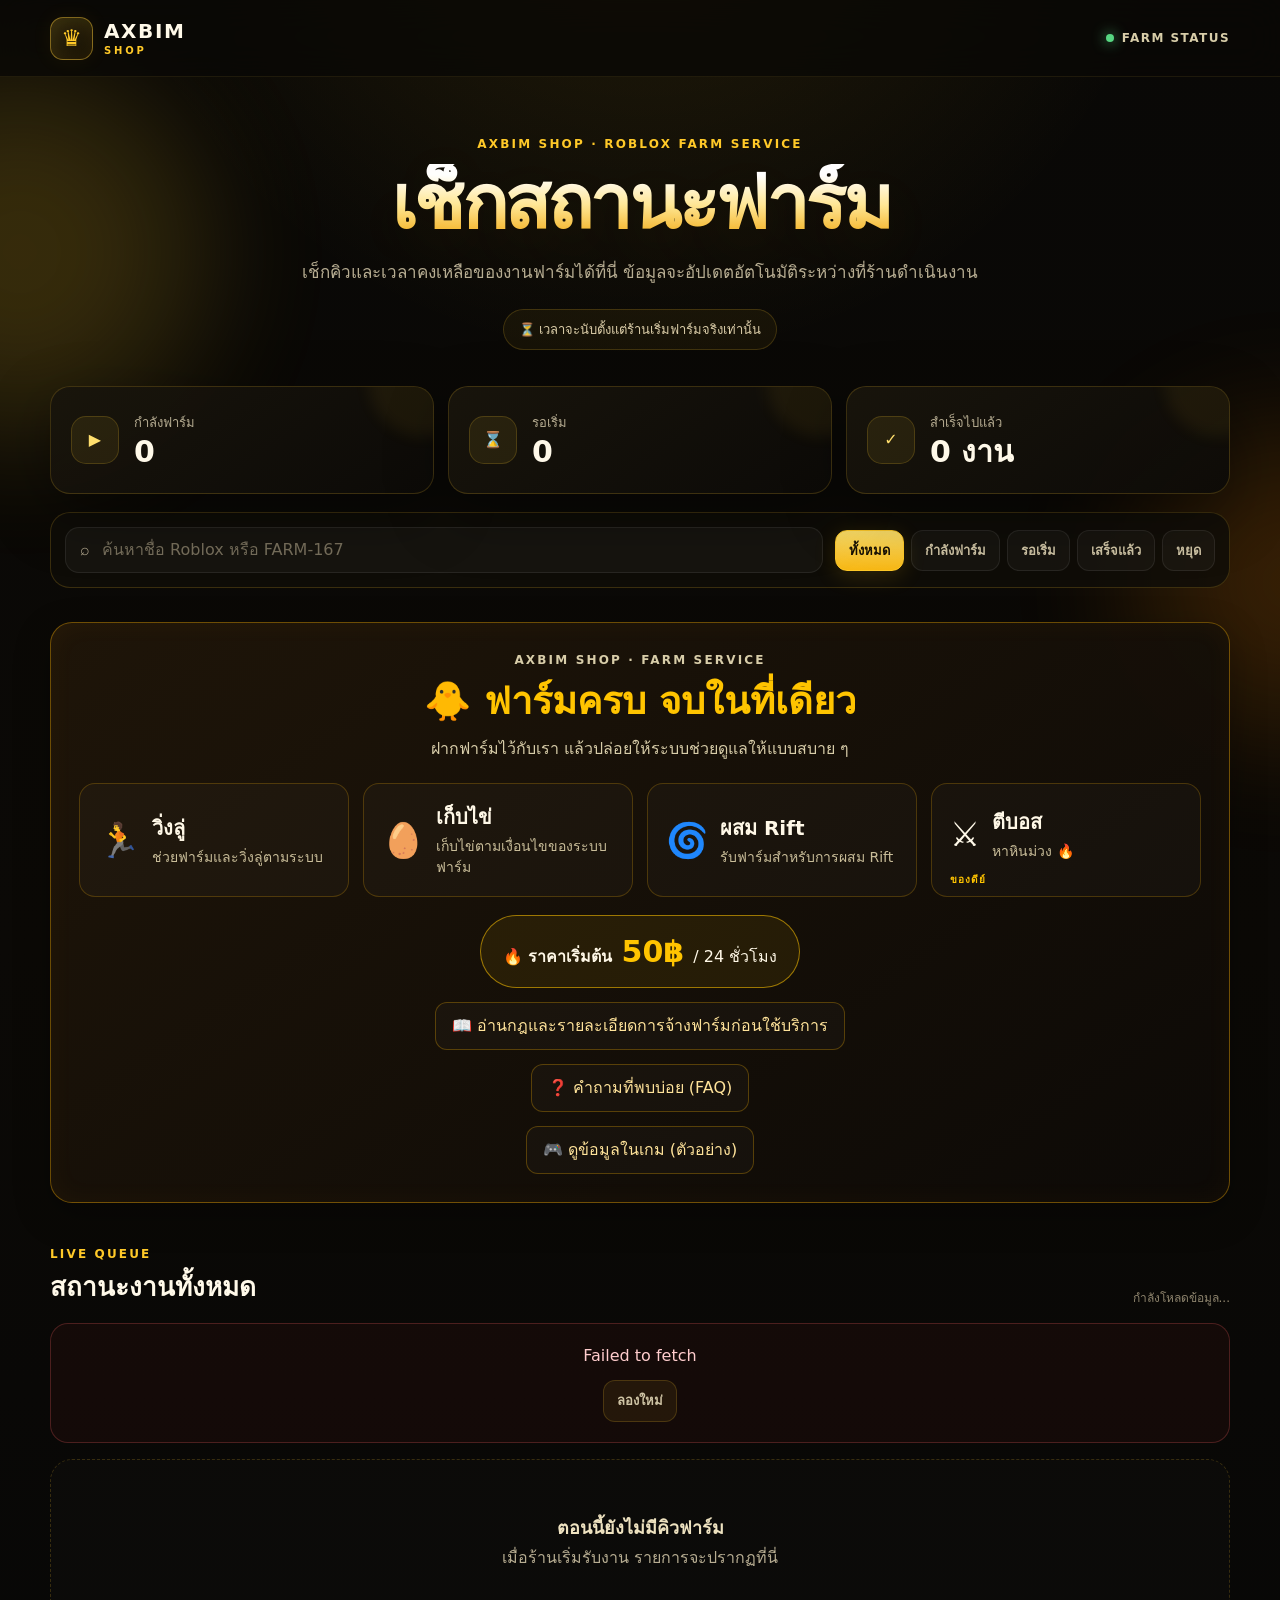
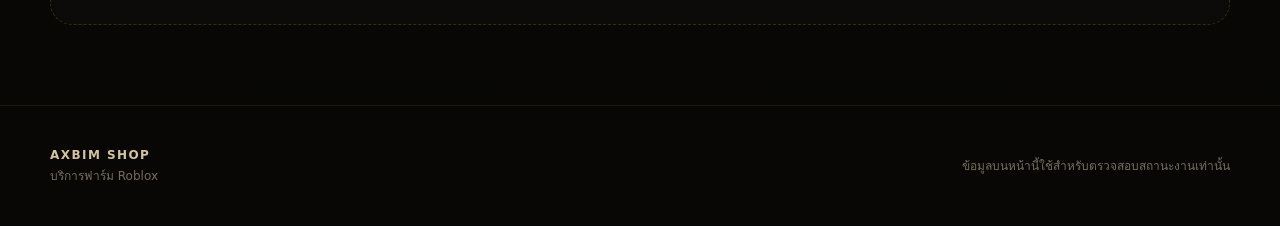
<file: index.html>
<!doctype html>
<html lang="th">
<head>
  <meta charset="utf-8">
  <meta name="viewport" content="width=device-width, initial-scale=1">
  <meta name="theme-color" content="#090806">
  <meta name="description" content="เช็กสถานะงานฟาร์ม AXBIM SHOP แบบเรียลไทม์">
  <title>เช็กสถานะฟาร์ม | AXBIM SHOP</title>
  <link rel="stylesheet" href="./style.css">

<style>
.service-section{
  margin:34px 0 42px;
  padding:28px;
  border:1px solid rgba(255,180,0,.38);
  border-radius:22px;
  background:linear-gradient(145deg,rgba(32,22,9,.94),rgba(13,10,7,.96));
  box-shadow:0 12px 36px rgba(0,0,0,.28),inset 0 0 28px rgba(255,170,0,.045);
}
.service-heading{text-align:center;margin-bottom:22px}
.service-heading h2{
  margin:4px 0 7px;
  color:#ffc400;
  font-size:clamp(26px,4vw,38px);
}
.service-heading p{margin:0;color:#d8cda9}
.service-grid{
  display:grid;
  grid-template-columns:repeat(4,minmax(0,1fr));
  gap:14px;
}
.service-card{
  position:relative;
  display:flex;
  align-items:center;
  gap:12px;
  min-height:108px;
  padding:18px;
  border:1px solid rgba(255,184,0,.22);
  border-radius:16px;
  background:rgba(255,255,255,.025);
}
.service-icon{font-size:34px;flex:0 0 auto}
.service-card h3{margin:0 0 4px;color:#fff8e7;font-size:20px}
.service-card p{margin:0;color:#c9bd99;font-size:14px;line-height:1.5}
.service-coming{padding-bottom:29px}
.coming-badge{
  position:absolute;left:18px;bottom:9px;
  font-size:10px;font-weight:900;letter-spacing:1px;color:#ffc400;
}
.price-banner{
  margin:18px auto 0;
  width:fit-content;
  max-width:100%;
  padding:13px 22px;
  border:1px solid rgba(255,196,0,.55);
  border-radius:999px;
  background:rgba(255,196,0,.08);
  color:#fff8e7;
  text-align:center;
}
.price-banner strong{font-size:30px;color:#ffc400;margin:0 4px}
.price-label{font-weight:800}
.rules-link{
  display:block;
  width:fit-content;
  max-width:100%;
  margin:14px auto 0;
  padding:11px 16px;
  border:1px solid rgba(255,184,0,.28);
  border-radius:12px;
  color:#ffe39a;
  text-decoration:none;
  text-align:center;
  background:rgba(255,255,255,.025);
}
.rules-link:hover{border-color:#ffc400;color:#ffc400}
@media(max-width:820px){
  .service-grid{grid-template-columns:repeat(2,minmax(0,1fr))}
}
@media(max-width:520px){
  .service-section{padding:20px 15px}
  .service-grid{grid-template-columns:1fr}
  .price-banner{border-radius:16px}
}
</style>

</head>
<body>
  <div class="ambient ambient-one" aria-hidden="true"></div>
  <div class="ambient ambient-two" aria-hidden="true"></div>

  <header class="site-header">
    <div class="shell header-inner">
      <a class="brand" href="./" aria-label="AXBIM SHOP">
        <span class="brand-mark" aria-hidden="true">♛</span>
        <span class="brand-copy">
          <strong>AXBIM</strong>
          <span>SHOP</span>
        </span>
      </a>
      <div class="live-pill"><span class="live-dot" aria-hidden="true"></span> FARM STATUS</div>
    </div>
  </header>

  <main class="shell main-content">
    <section class="hero" aria-labelledby="page-title">
      <p class="eyebrow">AXBIM SHOP · ROBLOX FARM SERVICE</p>
      <h1 id="page-title">เช็กสถานะฟาร์ม</h1>
      <p class="hero-copy">เช็กคิวและเวลาคงเหลือของงานฟาร์มได้ที่นี่ ข้อมูลจะอัปเดตอัตโนมัติระหว่างที่ร้านดำเนินงาน</p>
      <div class="hero-note"><span aria-hidden="true">⏳</span> เวลาจะนับตั้งแต่ร้านเริ่มฟาร์มจริงเท่านั้น</div>
    </section>

    <section class="summary-grid" aria-label="สรุปสถานะ">
      <article class="summary-card summary-running">
        <span class="summary-icon" aria-hidden="true">▶</span>
        <div><span class="summary-label">กำลังฟาร์ม</span><strong id="running-count">0</strong></div>
      </article>
      <article class="summary-card summary-waiting">
        <span class="summary-icon" aria-hidden="true">⌛</span>
        <div><span class="summary-label">รอเริ่ม</span><strong id="waiting-count">0</strong></div>
      </article>
      <article class="summary-card summary-completed">
        <span class="summary-icon" aria-hidden="true">✓</span>
        <div><span class="summary-label">สำเร็จไปแล้ว</span><strong id="completed-count">0 งาน</strong></div>
      </article>
    </section>

    <section class="toolbar" aria-label="ค้นหาและกรองงาน">
      <label class="search-box" for="farm-search">
        <span aria-hidden="true">⌕</span>
        <input id="farm-search" type="search" autocomplete="off" placeholder="ค้นหาชื่อ Roblox หรือ FARM-167">
      </label>

      <div class="filter-row" role="group" aria-label="กรองสถานะ">
        <button class="filter-button is-active" type="button" data-filter="all">ทั้งหมด</button>
        <button class="filter-button" type="button" data-filter="running">กำลังฟาร์ม</button>
        <button class="filter-button" type="button" data-filter="waiting">รอเริ่ม</button>
        <button class="filter-button" type="button" data-filter="completed">เสร็จแล้ว</button>
        <button class="filter-button" type="button" data-filter="stopped">หยุด</button>
      </div>
    </section>


    <section class="service-section" aria-labelledby="service-title">
      <div class="service-heading">
        <p class="section-kicker">AXBIM SHOP · FARM SERVICE</p>
        <h2 id="service-title">🐥 ฟาร์มครบ จบในที่เดียว</h2>
        <p>ฝากฟาร์มไว้กับเรา แล้วปล่อยให้ระบบช่วยดูแลให้แบบสบาย ๆ</p>
      </div>

      <div class="service-grid">
        <article class="service-card">
          <div class="service-icon">🏃</div>
          <div>
            <h3>วิ่งลู่</h3>
            <p>ช่วยฟาร์มและวิ่งลู่ตามระบบ</p>
          </div>
        </article>

        <article class="service-card">
          <div class="service-icon">🥚</div>
          <div>
            <h3>เก็บไข่</h3>
            <p>เก็บไข่ตามเงื่อนไขของระบบฟาร์ม</p>
          </div>
        </article>

        <article class="service-card">
          <div class="service-icon">🌀</div>
          <div>
            <h3>ผสม Rift</h3>
            <p>รับฟาร์มสำหรับการผสม Rift</p>
          </div>
        </article>

        <article class="service-card service-coming">
          <div class="service-icon">⚔️</div>
          <div>
            <h3>ตีบอส</h3>
            <p>หาหินม่วง 🔥</p>
          </div>
          <span class="coming-badge">ของดีย์</span>
        </article>
      </div>

      <div class="price-banner">
        <span class="price-label">🔥 ราคาเริ่มต้น</span>
        <strong>50฿</strong>
        <span> / 24 ชั่วโมง</span>
      </div>

      <a class="rules-link" href="./rules.html">
        📖 อ่านกฎและรายละเอียดการจ้างฟาร์มก่อนใช้บริการ
      </a>

      <a class="rules-link" href="./faq.html">
        ❓ คำถามที่พบบ่อย (FAQ)
      </a>

      <a class="rules-link" href="https://ducky.host/share/rs36im" target="_blank">
        🎮 ดูข้อมูลในเกม (ตัวอย่าง)
      </a>
    </section>

    <section class="list-section" aria-labelledby="queue-title">
      <div class="section-heading">
        <div>
          <p class="section-kicker">LIVE QUEUE</p>
          <h2 id="queue-title">สถานะงานทั้งหมด</h2>
        </div>
        <p id="last-updated" class="last-updated" aria-live="polite">กำลังโหลดข้อมูล...</p>
      </div>

      <div id="status-panel" class="status-panel" hidden>
        <p id="status-message"></p>
        <button id="retry-button" class="retry-button" type="button">ลองใหม่</button>
      </div>

      <div id="farm-list" class="farm-list" aria-live="polite" aria-busy="true"></div>
    </section>
  </main>

  <footer class="site-footer">
    <div class="shell footer-inner">
      <div><strong>AXBIM SHOP</strong><span>บริการฟาร์ม Roblox</span></div>
      <p>ข้อมูลบนหน้านี้ใช้สำหรับตรวจสอบสถานะงานเท่านั้น</p>
    </div>
  </footer>

  <script src="./config.js"></script>
  <script type="module" src="./src/app.js?v=2"></script>
</body>
</html>
</file>
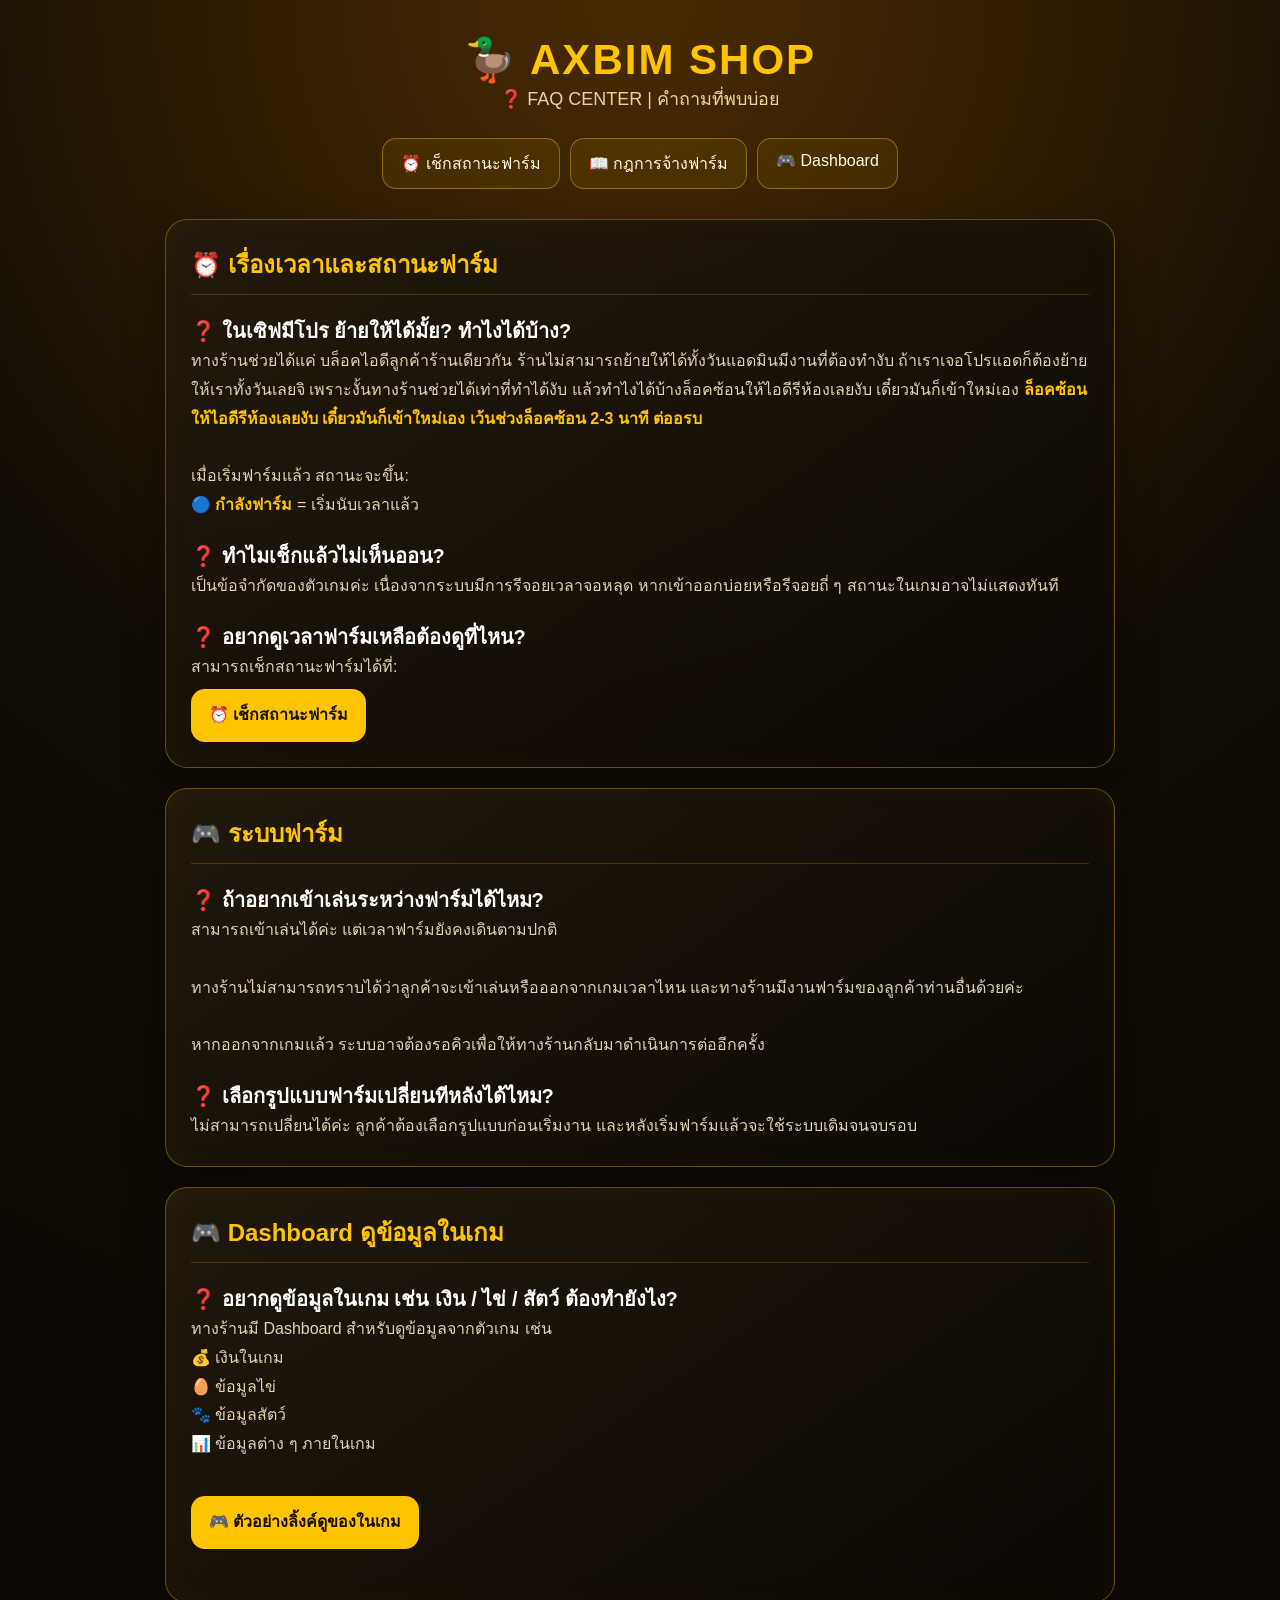
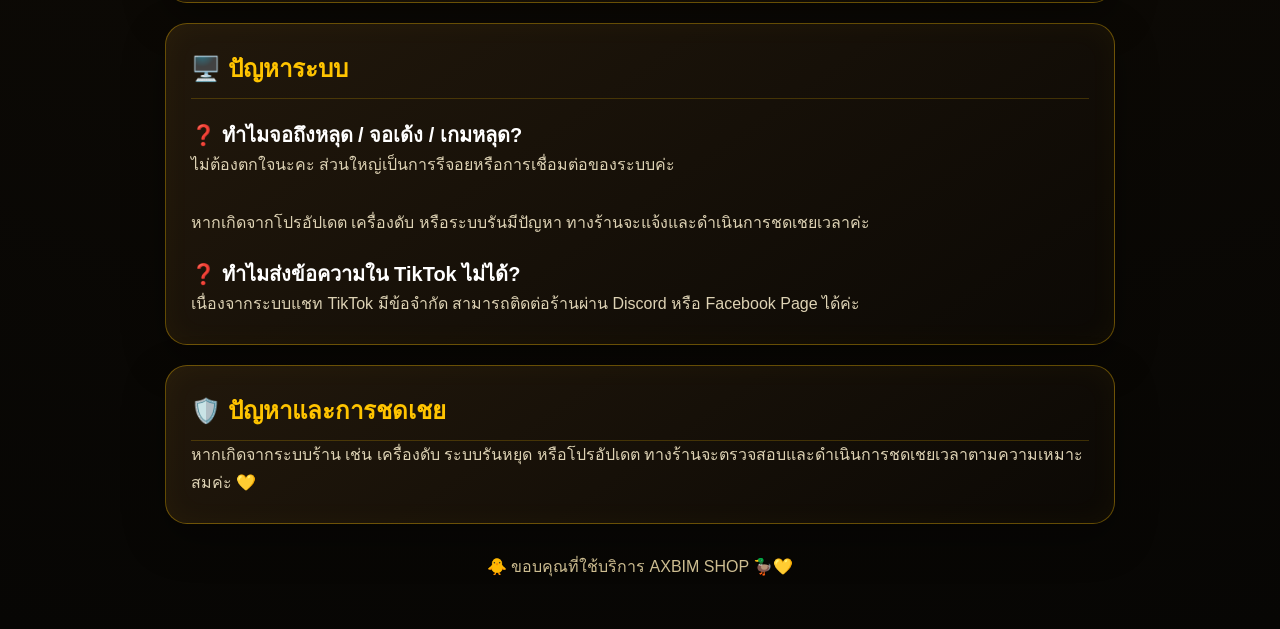
<file: faq.html>
<!doctype html>
<html lang="th">
<head>
<meta charset="utf-8">
<meta name="viewport" content="width=device-width, initial-scale=1">
<title>FAQ | AXBIM SHOP</title>
<style>
*{box-sizing:border-box}
body{
 margin:0;
 font-family:"Segoe UI","Noto Sans Thai",sans-serif;
 color:#fff8e7;
 background:
 radial-gradient(circle at top,#4a2b00 0,#120d06 35%,#070604 100%);
}
.container{
 width:min(950px,92%);
 margin:auto;
 padding:35px 0 50px;
}
.header{
 text-align:center;
 margin-bottom:30px;
}
.logo{
 font-size:42px;
 font-weight:900;
 color:#ffc400;
 letter-spacing:2px;
}
.sub{
 color:#e8d39a;
 font-size:18px;
}
.nav{
 display:flex;
 gap:10px;
 flex-wrap:wrap;
 justify-content:center;
 margin:25px 0;
}
.nav a{
 text-decoration:none;
 color:#fff8e7;
 background:rgba(255,196,0,.08);
 border:1px solid rgba(255,196,0,.4);
 padding:12px 18px;
 border-radius:14px;
}
.card{
 background:linear-gradient(145deg,rgba(35,25,12,.95),rgba(12,9,5,.95));
 border:1px solid rgba(255,196,0,.35);
 border-radius:22px;
 padding:25px;
 margin:20px 0;
 box-shadow:0 15px 40px rgba(0,0,0,.35), inset 0 0 30px rgba(255,196,0,.04);
}
.category{
 color:#ffc400;
 font-size:24px;
 font-weight:900;
 border-bottom:1px solid rgba(255,196,0,.2);
 padding-bottom:10px;
}
.question{
 color:#fff;
 font-size:20px;
 font-weight:800;
 margin-top:20px;
}
.answer{
 color:#ded3b5;
 line-height:1.8;
 font-size:16px;
}
.highlight{color:#ffc400;font-weight:900}
.button{
 display:inline-block;
 margin:8px 5px 0 0;
 padding:12px 18px;
 border-radius:14px;
 background:#ffc400;
 color:#171000;
 text-decoration:none;
 font-weight:900;
}
.footer{
 text-align:center;
 color:#cdbd91;
 margin-top:30px;
}
</style>
</head>

<body>
<div class="container">

<div class="header">
<div class="logo">🦆 AXBIM SHOP</div>
<div class="sub">❓ FAQ CENTER | คำถามที่พบบ่อย</div>

<div class="nav">
<a href="./">⏰ เช็กสถานะฟาร์ม</a>
<a href="./rules.html">📖 กฎการจ้างฟาร์ม</a>
<a href="https://ducky.host/" target="_blank">🎮 Dashboard</a>
</div>
</div>

<div class="card">
<div class="category">⏰ เรื่องเวลาและสถานะฟาร์ม</div>

<div class="question">❓ ในเซิฟมีโปร ย้ายให้ได้มั้ย? ทำไงได้บ้าง?</div>
<div class="answer">
ทางร้านช่วยได้แค่ บล็อคไอดีลูกค้าร้านเดียวกัน ร้านไม่สามารถย้ายให้ได้ทั้งวันแอดมินมีงานที่ต้องทำงับ ถ้าเราเจอโปรแอดก็ต้องย้ายให้เราทั้งวันเลยจิ เพราะงั้นทางร้านช่วยได้เท่าที่ทำได้งับ แล้วทำไงได้บ้างล็อคซ้อนให้ไอดีรีห้องเลยงับ เดี๋ยวมันก็เข้าใหม่เอง <span class="highlight">ล็อคซ้อนให้ไอดีรีห้องเลยงับ เดี๋ยวมันก็เข้าใหม่เอง เว้นช่วงล็อคซ้อน 2-3 นาที ต่ออรบ</span><br><br>
เมื่อเริ่มฟาร์มแล้ว สถานะจะขึ้น:<br>
🔵 <span class="highlight">กำลังฟาร์ม</span> = เริ่มนับเวลาแล้ว
</div>

<div class="question">❓ ทำไมเช็กแล้วไม่เห็นออน?</div>
<div class="answer">
เป็นข้อจำกัดของตัวเกมค่ะ เนื่องจากระบบมีการรีจอยเวลาจอหลุด หากเข้าออกบ่อยหรือรีจอยถี่ ๆ สถานะในเกมอาจไม่แสดงทันที
</div>

<div class="question">❓ อยากดูเวลาฟาร์มเหลือต้องดูที่ไหน?</div>
<div class="answer">
สามารถเช็กสถานะฟาร์มได้ที่:<br>
<a class="button" href="./">⏰ เช็กสถานะฟาร์ม</a>
</div>
</div>


<div class="card">
<div class="category">🎮 ระบบฟาร์ม</div>

<div class="question">❓ ถ้าอยากเข้าเล่นระหว่างฟาร์มได้ไหม?</div>
<div class="answer">
สามารถเข้าเล่นได้ค่ะ แต่เวลาฟาร์มยังคงเดินตามปกติ<br><br>
ทางร้านไม่สามารถทราบได้ว่าลูกค้าจะเข้าเล่นหรือออกจากเกมเวลาไหน และทางร้านมีงานฟาร์มของลูกค้าท่านอื่นด้วยค่ะ<br><br>
หากออกจากเกมแล้ว ระบบอาจต้องรอคิวเพื่อให้ทางร้านกลับมาดำเนินการต่ออีกครั้ง
</div>

<div class="question">❓ เลือกรูปแบบฟาร์มเปลี่ยนทีหลังได้ไหม?</div>
<div class="answer">
ไม่สามารถเปลี่ยนได้ค่ะ ลูกค้าต้องเลือกรูปแบบก่อนเริ่มงาน และหลังเริ่มฟาร์มแล้วจะใช้ระบบเดิมจนจบรอบ
</div>
</div>


<div class="card">
<div class="category">🎮 Dashboard ดูข้อมูลในเกม</div>

<div class="question">❓ อยากดูข้อมูลในเกม เช่น เงิน / ไข่ / สัตว์ ต้องทำยังไง?</div>
<div class="answer">
ทางร้านมี Dashboard สำหรับดูข้อมูลจากตัวเกม เช่น<br>
💰 เงินในเกม<br>
🥚 ข้อมูลไข่<br>
🐾 ข้อมูลสัตว์<br>
📊 ข้อมูลต่าง ๆ ภายในเกม<br><br>

<a class="button" href="https://ducky.host/share/rs36im" target="_blank">🎮 ตัวอย่างลิ้งค์ดูของในเกม</a><br><br>

</div>
</div>


<div class="card">
<div class="category">🖥️ ปัญหาระบบ</div>

<div class="question">❓ ทำไมจอถึงหลุด / จอเด้ง / เกมหลุด?</div>
<div class="answer">
ไม่ต้องตกใจนะคะ ส่วนใหญ่เป็นการรีจอยหรือการเชื่อมต่อของระบบค่ะ<br><br>
หากเกิดจากโปรอัปเดต เครื่องดับ หรือระบบรันมีปัญหา ทางร้านจะแจ้งและดำเนินการชดเชยเวลาค่ะ
</div>

<div class="question">❓ ทำไมส่งข้อความใน TikTok ไม่ได้?</div>
<div class="answer">
เนื่องจากระบบแชท TikTok มีข้อจำกัด สามารถติดต่อร้านผ่าน Discord หรือ Facebook Page ได้ค่ะ
</div>
</div>


<div class="card">
<div class="category">🛡️ ปัญหาและการชดเชย</div>
<div class="answer">
หากเกิดจากระบบร้าน เช่น เครื่องดับ ระบบรันหยุด หรือโปรอัปเดต ทางร้านจะตรวจสอบและดำเนินการชดเชยเวลาตามความเหมาะสมค่ะ 💛
</div>
</div>

<div class="footer">
🐥 ขอบคุณที่ใช้บริการ AXBIM SHOP 🦆💛
</div>

</div>
</body>
</html>
</file>
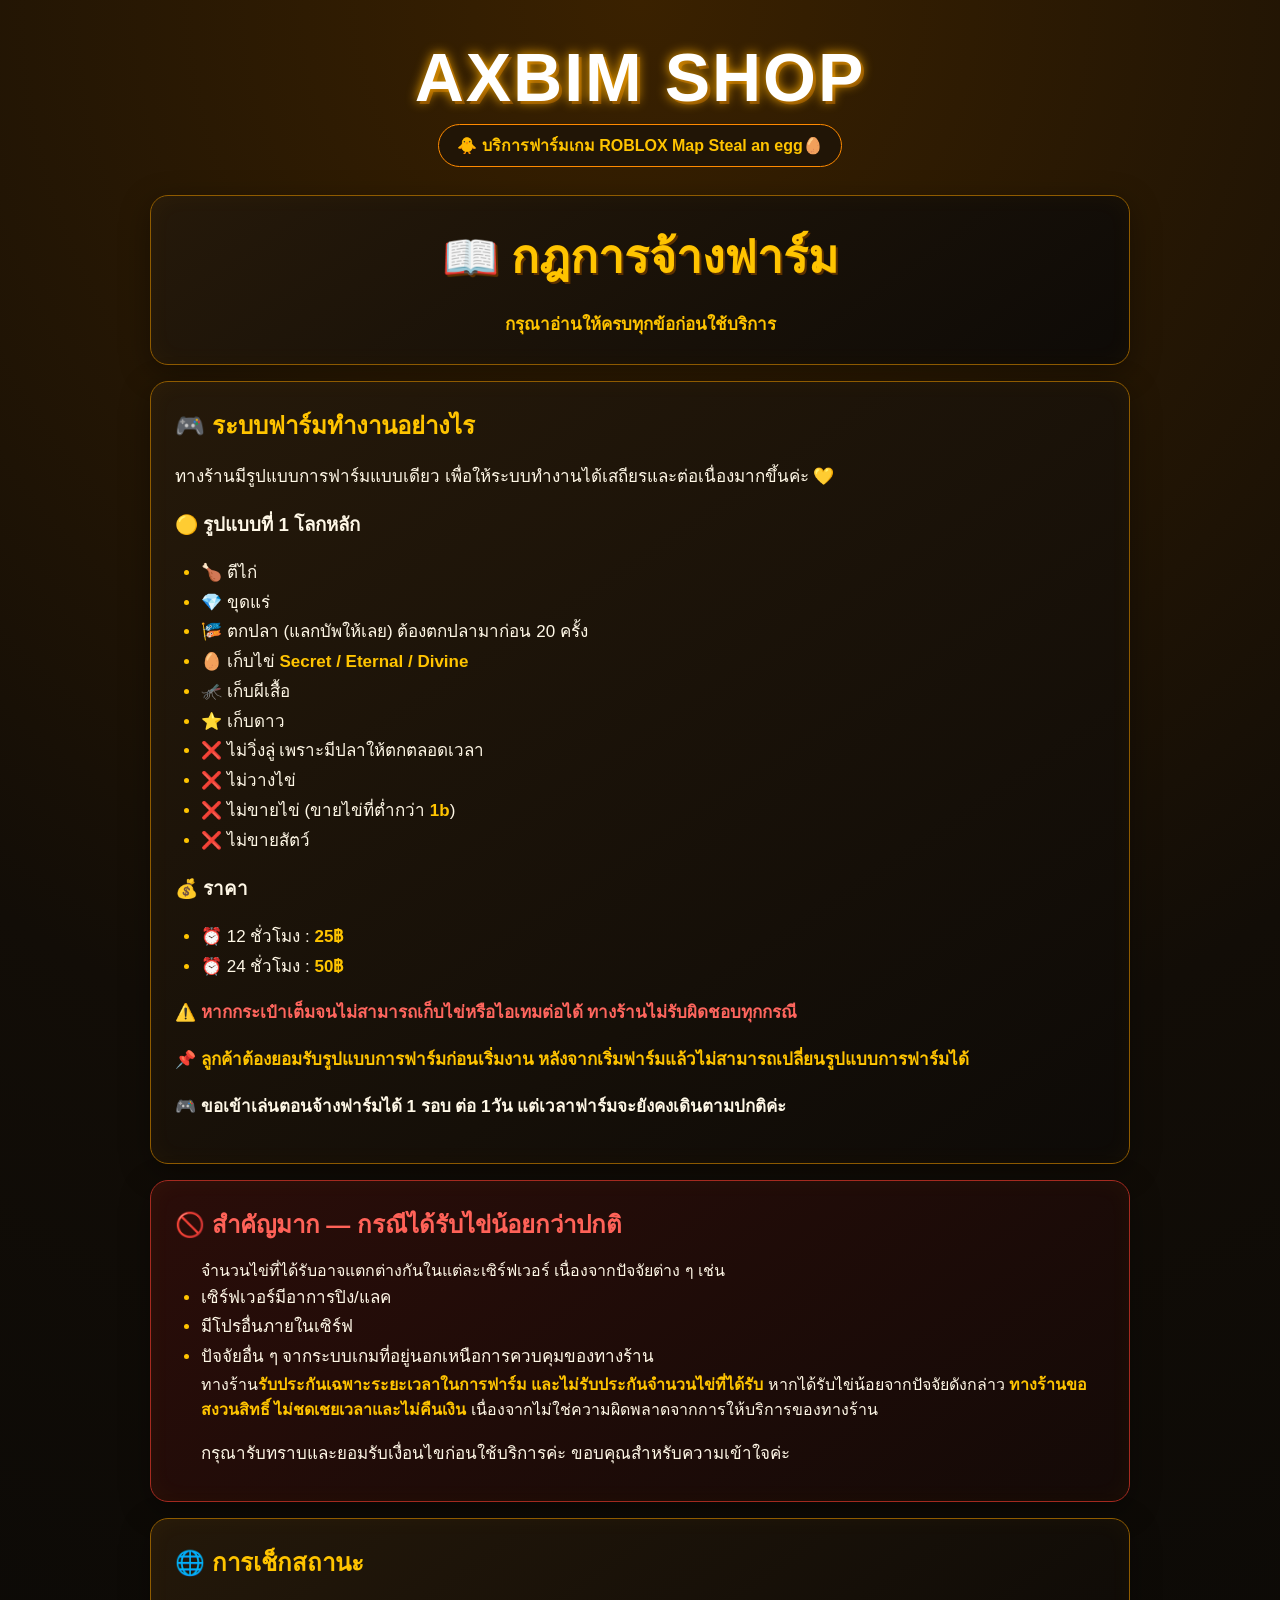
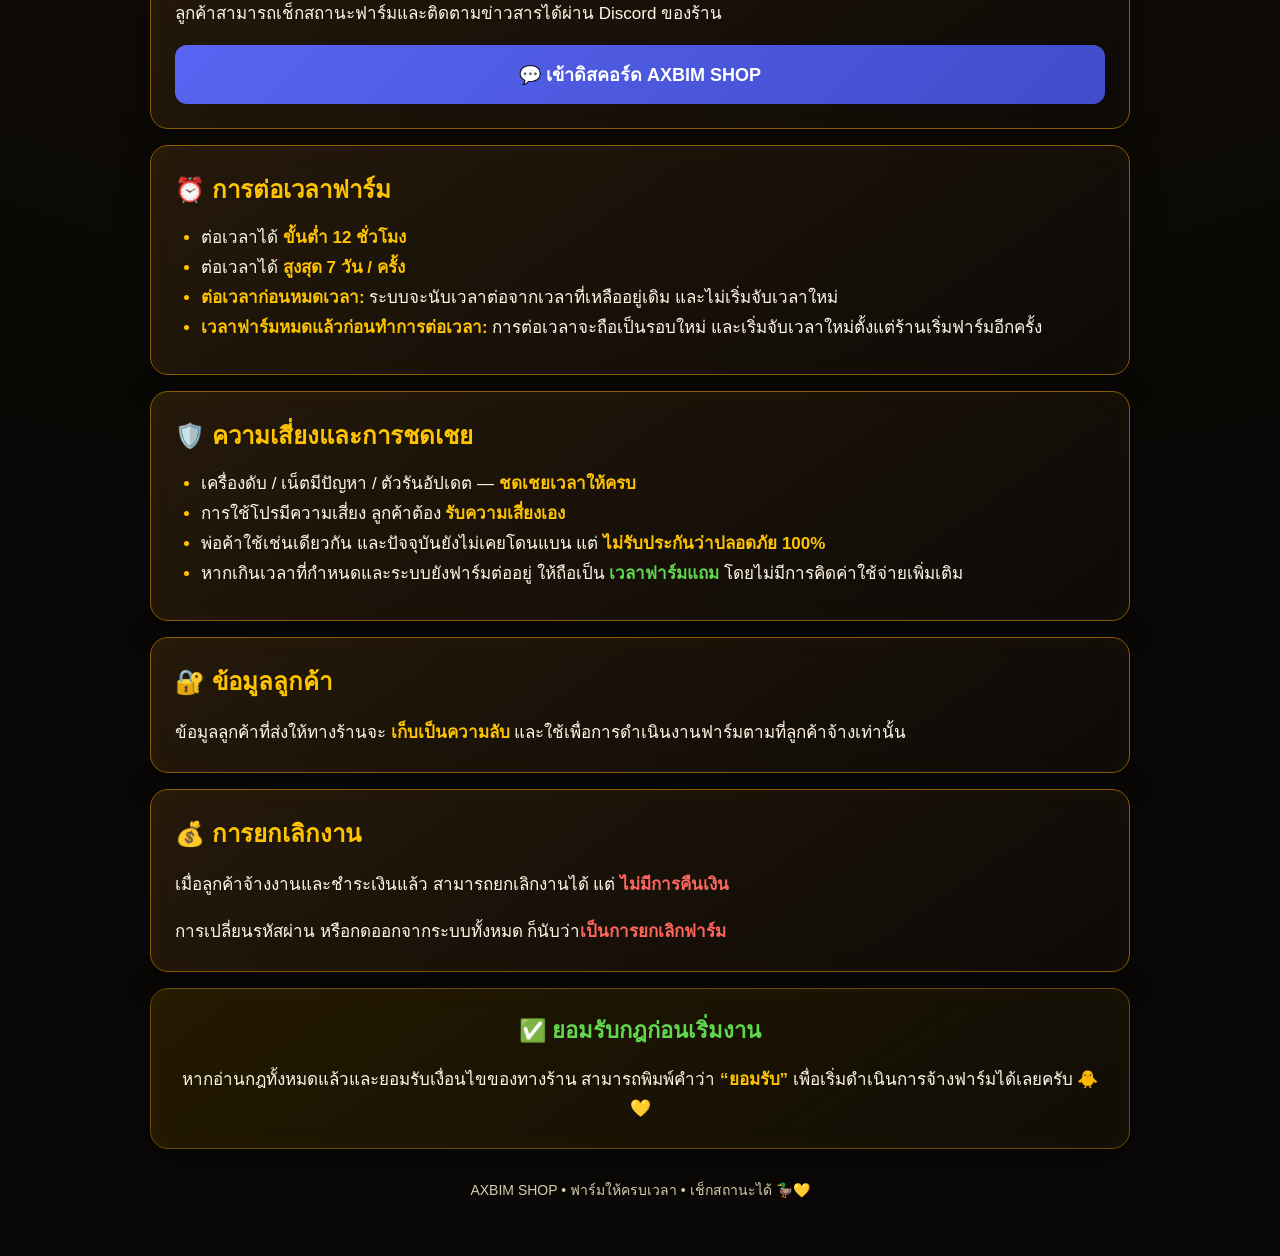
<file: rules.html>
<!doctype html>
<html lang="th">
<head>
<meta charset="utf-8">
<meta name="viewport" content="width=device-width, initial-scale=1">
<title>AXBIM SHOP | กฎการจ้างฟาร์ม Roblox</title>
<style>
:root{
  --bg:#090806;--panel:#15110b;--panel2:#1d160c;--gold:#ffc400;
  --gold2:#ff8a00;--text:#fff8e7;--muted:#d8cda9;--red:#ff3b30;
  --green:#62d84e;--line:#8f5b00;
}
*{box-sizing:border-box}
body{
  margin:0;font-family:"Segoe UI","Noto Sans Thai",Tahoma,sans-serif;
  color:var(--text);background:
  radial-gradient(circle at 50% 0%,#3a2100 0,#120d07 38%,var(--bg) 75%);
  min-height:100vh;
}
.wrap{width:min(980px,92%);margin:auto;padding:38px 0 55px}
.hero{text-align:center;margin-bottom:28px}
.logo{font-weight:900;letter-spacing:2px;color:#fff;text-shadow:0 0 12px #ffae00,3px 3px 0 #7b4300;font-size:clamp(32px,7vw,68px)}
.badge{display:inline-block;margin-top:8px;padding:8px 18px;border:1px solid var(--gold2);border-radius:999px;background:#211506;color:var(--gold);font-weight:800}
.card{
  background:linear-gradient(145deg,rgba(37,25,10,.97),rgba(13,10,7,.97));
  border:1px solid var(--line);border-radius:18px;padding:24px;margin:16px 0;
  box-shadow:0 8px 30px rgba(0,0,0,.35),inset 0 0 25px rgba(255,170,0,.04)
}
h1{margin:0 0 8px;text-align:center;font-size:clamp(27px,5vw,46px);color:var(--gold);text-shadow:2px 2px 0 #5d3100}
h2{margin:0 0 14px;color:var(--gold);font-size:24px}
p,li{font-size:17px;line-height:1.75}
ul{padding-left:26px;margin:8px 0}
li::marker{color:var(--gold)}
.warning{border-color:#a52a20;background:linear-gradient(145deg,#2a0d09,#140a07)}
.warning h2{color:#ff6258}
.highlight{color:var(--gold);font-weight:900}
.green{color:var(--green);font-weight:900}
.red{color:#ff665e;font-weight:900}
.discord{
  display:block;text-align:center;text-decoration:none;color:#fff;
  background:linear-gradient(135deg,#5865f2,#404cca);padding:15px 20px;
  border-radius:12px;font-weight:900;font-size:18px;margin-top:14px
}
.accept{
  text-align:center;border-color:#6c4b00;background:linear-gradient(145deg,#241900,#100d07)
}
.accept strong{display:block;color:var(--green);font-size:22px;margin-bottom:8px}
.footer{text-align:center;color:var(--muted);margin-top:30px;font-size:14px}
@media(max-width:600px){.wrap{padding-top:24px}.card{padding:18px}p,li{font-size:16px}}
</style>
</head>
<body>
<main class="wrap">
  <header class="hero">
    <div class="logo">AXBIM SHOP</div>
    <div class="badge">🐥 บริการฟาร์มเกม ROBLOX Map Steal an egg🥚</div>
  </header>

  <section class="card">
    <h1>📖 กฎการจ้างฟาร์ม</h1>
    <p style="text-align:center;margin-bottom:0">
      <span class="highlight">กรุณาอ่านให้ครบทุกข้อก่อนใช้บริการ</span>
    </p>
  </section>

  <section class="card">
    <h2>🎮 ระบบฟาร์มทำงานอย่างไร</h2>
    <p>ทางร้านมีรูปแบบการฟาร์มแบบเดียว เพื่อให้ระบบทำงานได้เสถียรและต่อเนื่องมากขึ้นค่ะ 💛</p>

    <h3>🟡 รูปแบบที่ 1 โลกหลัก</h3>
    <ul>
      <li>🍗 ตีไก่ </li>
      <li>💎 ขุดแร่ </li>
      <li>🎏 ตกปลา (แลกบัพให้เลย) ต้องตกปลามาก่อน 20 ครั้ง </li>
      <li>🥚 เก็บไข่ <span class="highlight">Secret / Eternal / Divine</span></li>
      <li>🦟 เก็บผีเสื้อ </li>
      <li>⭐ เก็บดาว </li>
      <li>❌ ไม่วิ่งลู่ เพราะมีปลาให้ตกตลอดเวลา</li>
      <li>❌ ไม่วางไข่</li>
      <li>❌ ไม่ขายไข่ (ขายไข่ที่ต่ำกว่า <span class="highlight">1b</span>)</li>
      <li>❌ ไม่ขายสัตว์</li>
    </ul>

    <h3>💰 ราคา</h3>
    <ul>
      <li>⏰ 12 ชั่วโมง : <span class="highlight">25฿</span></li>
      <li>⏰ 24 ชั่วโมง : <span class="highlight">50฿</span></li>
    </ul>

    <p class="red">⚠️ หากกระเป๋าเต็มจนไม่สามารถเก็บไข่หรือไอเทมต่อได้ ทางร้านไม่รับผิดชอบทุกกรณี</p>
    
    <p class="highlight">📌 ลูกค้าต้องยอมรับรูปแบบการฟาร์มก่อนเริ่มงาน หลังจากเริ่มฟาร์มแล้วไม่สามารถเปลี่ยนรูปแบบการฟาร์มได้</p>
    <p><strong>🎮 ขอเข้าเล่นตอนจ้างฟาร์มได้ 1 รอบ ต่อ 1วัน แต่เวลาฟาร์มจะยังคงเดินตามปกติค่ะ</strong></p>
  </section>

  <section class="card warning">
    <h2>🚫 สำคัญมาก — กรณีได้รับไข่น้อยกว่าปกติ</h2>
    <ul>
    จำนวนไข่ที่ได้รับอาจแตกต่างกันในแต่ละเซิร์ฟเวอร์ เนื่องจากปัจจัยต่าง ๆ เช่น
    <li>เซิร์ฟเวอร์มีอาการปิง/แลค</li>
    <li>มีโปรอื่นภายในเซิร์ฟ</li>
    <li> ปัจจัยอื่น ๆ จากระบบเกมที่อยู่นอกเหนือการควบคุมของทางร้าน</li>

    ทางร้าน<span class="highlight">รับประกันเฉพาะระยะเวลาในการฟาร์ม และไม่รับประกันจำนวนไข่ที่ได้รับ </span> หากได้รับไข่น้อยจากปัจจัยดังกล่าว <span class="highlight">ทางร้านขอสงวนสิทธิ์ ไม่ชดเชยเวลาและไม่คืนเงิน </span> เนื่องจากไม่ใช่ความผิดพลาดจากการให้บริการของทางร้าน

    <p style="margin-bottom:0">
        กรุณารับทราบและยอมรับเงื่อนไขก่อนใช้บริการค่ะ
        ขอบคุณสำหรับความเข้าใจค่ะ
    </p>
    </ul>
  </section>

  <section class="card">
    <h2>🌐 การเช็กสถานะ</h2>
    <p>
      ลูกค้าสามารถเช็กสถานะฟาร์มและติดตามข่าวสารได้ผ่าน Discord ของร้าน
    </p>
    <a class="discord" href="https://discord.gg/T9bWNamyz" target="_blank" rel="noopener">
      💬 เข้าดิสคอร์ด AXBIM SHOP
    </a>
  </section>

  <section class="card">
    <h2>⏰ การต่อเวลาฟาร์ม</h2>
    <ul>
      <li>ต่อเวลาได้ <span class="highlight">ขั้นต่ำ 12 ชั่วโมง</span></li>
      <li>ต่อเวลาได้ <span class="highlight">สูงสุด 7 วัน / ครั้ง</span></li>
      <li>
        <span class="highlight">ต่อเวลาก่อนหมดเวลา:</span>
        ระบบจะนับเวลาต่อจากเวลาที่เหลืออยู่เดิม และไม่เริ่มจับเวลาใหม่
      </li>
      <li>
        <span class="highlight">เวลาฟาร์มหมดแล้วก่อนทำการต่อเวลา:</span>
        การต่อเวลาจะถือเป็นรอบใหม่ และเริ่มจับเวลาใหม่ตั้งแต่ร้านเริ่มฟาร์มอีกครั้ง
      </li>
    </ul>
  </section>

  <section class="card">
    <h2>🛡️ ความเสี่ยงและการชดเชย</h2>
    <ul>
      <li>เครื่องดับ / เน็ตมีปัญหา / ตัวรันอัปเดต — <span class="highlight">ชดเชยเวลาให้ครบ</span></li>
      <li>การใช้โปรมีความเสี่ยง ลูกค้าต้อง <span class="highlight">รับความเสี่ยงเอง</span></li>
      <li>พ่อค้าใช้เช่นเดียวกัน และปัจจุบันยังไม่เคยโดนแบน แต่ <span class="highlight">ไม่รับประกันว่าปลอดภัย 100%</span></li>
      <li>หากเกินเวลาที่กำหนดและระบบยังฟาร์มต่ออยู่ ให้ถือเป็น <span class="green">เวลาฟาร์มแถม</span> โดยไม่มีการคิดค่าใช้จ่ายเพิ่มเติม</li>
    </ul>
  </section>

  <section class="card">
    <h2>🔐 ข้อมูลลูกค้า</h2>
    <p style="margin-bottom:0">
      ข้อมูลลูกค้าที่ส่งให้ทางร้านจะ <span class="highlight">เก็บเป็นความลับ</span>
      และใช้เพื่อการดำเนินงานฟาร์มตามที่ลูกค้าจ้างเท่านั้น
    </p>
  </section>

  <section class="card">
    <h2>💰 การยกเลิกงาน</h2>
    <p style="margin-bottom:0">
      เมื่อลูกค้าจ้างงานและชำระเงินแล้ว สามารถยกเลิกงานได้
      แต่ <span class="red">ไม่มีการคืนเงิน</span>
    </p>
    <p style="margin-bottom:0">
      การเปลี่ยนรหัสผ่าน หรือกดออกจากระบบทั้งหมด ก็นับว่า<span class="red">เป็นการยกเลิกฟาร์ม</span>
    </p>
  </section>

  <section class="card accept">
    <strong>✅ ยอมรับกฎก่อนเริ่มงาน</strong>
    <p style="margin-bottom:0">
      หากอ่านกฎทั้งหมดแล้วและยอมรับเงื่อนไขของทางร้าน
      สามารถพิมพ์คำว่า <span class="highlight">“ยอมรับ”</span>
      เพื่อเริ่มดำเนินการจ้างฟาร์มได้เลยครับ 🐥💛
    </p>
  </section>

  <footer class="footer">
    AXBIM SHOP • ฟาร์มให้ครบเวลา • เช็กสถานะได้ 🦆💛
  </footer>
</main>
</body>
</html>
</file>
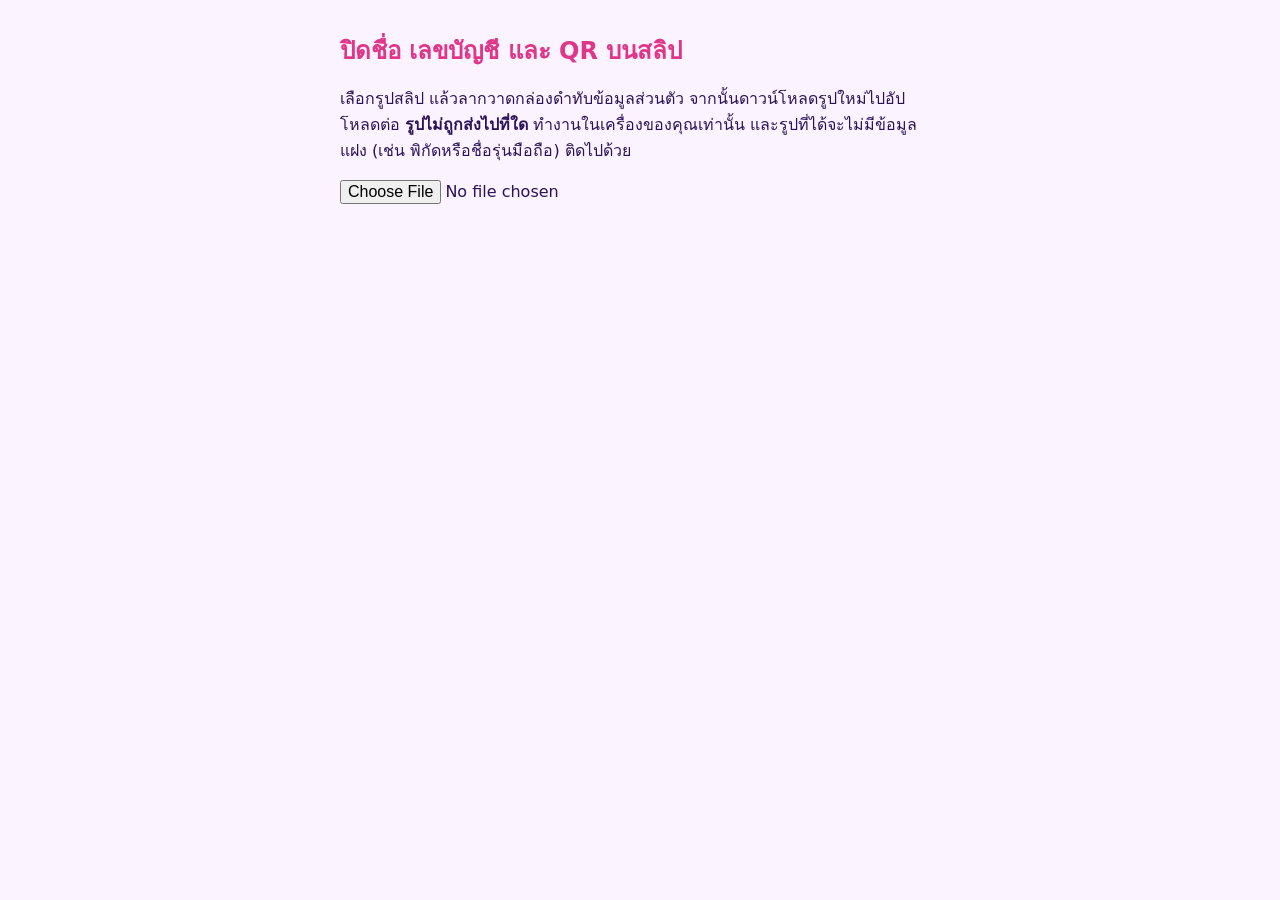
<file: slip-cover.html>
<!DOCTYPE html><html lang="th"><head><meta charset="utf-8"><meta name="viewport" content="width=device-width,initial-scale=1"><title>ปิดข้อมูลบนสลิป | AXBIMSHOP</title>
<style>body{font-family:system-ui,"Noto Sans Thai",sans-serif;max-width:600px;margin:32px auto;padding:0 16px;background:#fbf3ff;color:#2b1259;line-height:1.6}h1{font-size:24px;color:#e0368a}input,button{font:inherit}
.btn,.go{display:inline-block;border:0;cursor:pointer;color:#fff;text-decoration:none;font-weight:600;padding:11px 22px;border-radius:999px;background:linear-gradient(135deg,#ff4fa3,#7a3cf0)}
.no{border:1.5px solid #ecd9ff;background:#fff;color:#2b1259;padding:10px 18px;border-radius:999px;cursor:pointer}
.ov{position:fixed;inset:0;background:rgba(20,8,45,.7);display:grid;place-items:center;padding:12px;z-index:9}
.dlg{background:#fff;border-radius:22px;padding:18px;width:min(760px,100%);max-height:94vh;overflow:auto;display:grid;gap:10px}.dlg h3{margin:0}
.acts{display:flex;gap:8px;flex-wrap:wrap;justify-content:flex-end}#out{margin-top:20px;display:grid;gap:12px}#out img{max-width:100%;border-radius:12px;border:1px solid #ecd9ff}</style></head><body>
<h1>ปิดชื่อ เลขบัญชี และ QR บนสลิป</h1>
<p>เลือกรูปสลิป แล้วลากวาดกล่องดำทับข้อมูลส่วนตัว จากนั้นดาวน์โหลดรูปใหม่ไปอัปโหลดต่อ <b>รูปไม่ถูกส่งไปที่ใด</b> ทำงานในเครื่องของคุณเท่านั้น และรูปที่ได้จะไม่มีข้อมูลแฝง (เช่น พิกัดหรือชื่อรุ่นมือถือ) ติดไปด้วย</p>
<input type="file" id="f" accept="image/*"><div id="out"></div>
<script>
var CIN=0,COUT=0;
async function compress(file,maxDim,targetKB,origSize){
 var bm;try{bm=await createImageBitmap(file);}catch(e){return file;}
 var r=Math.min(1,maxDim/Math.max(bm.width,bm.height)),s=1,q=.82,cv=document.createElement("canvas"),cx=cv.getContext("2d"),type="image/webp",b;
 function enc(t,qq){return new Promise(function(ok){cv.toBlob(ok,t,qq);});}
 function paint(){cv.width=Math.max(1,Math.round(bm.width*r*s));cv.height=Math.max(1,Math.round(bm.height*r*s));cx.fillStyle="#fff";cx.fillRect(0,0,cv.width,cv.height);cx.drawImage(bm,0,0,cv.width,cv.height);}
 paint();b=await enc(type,q);if(!b||b.type!==type){type="image/jpeg";b=await enc(type,q);}
 while(b&&b.size>targetKB*1024&&q>.5){q-=.07;b=await enc(type,q);}
 while(b&&b.size>targetKB*1024&&s>.5){s-=.15;paint();b=await enc(type,q);}
 if(!b||(r===1&&b.size>=file.size))return file;
 CIN+=origSize||file.size;COUT+=b.size;return b;
}
function openRedactor(file,title){
 return new Promise(async function(res){
  var bm;try{bm=await createImageBitmap(file);}catch(e){alert("เปิดรูปนี้ไม่ได้");res(null);return;}
  var sc=Math.min(1,1600/Math.max(bm.width,bm.height)),cv=document.createElement("canvas");cv.width=Math.round(bm.width*sc);cv.height=Math.round(bm.height*sc);
  var cx=cv.getContext("2d"),R=[],cur=null,st=null;
  function draw(){cx.drawImage(bm,0,0,cv.width,cv.height);cx.fillStyle="#000";(cur?R.concat([cur]):R).forEach(function(r){cx.fillRect(r.x,r.y,r.w,r.h);});}
  function pt(e){var r=cv.getBoundingClientRect();return {x:Math.max(0,Math.min(cv.width,(e.clientX-r.left)*cv.width/r.width)),y:Math.max(0,Math.min(cv.height,(e.clientY-r.top)*cv.height/r.height))};}
  draw();
  var ov=document.createElement("div");ov.className="ov";var d=document.createElement("div");d.className="dlg wide";ov.appendChild(d);
  var h=document.createElement("h3");h.textContent="ปิดข้อมูลบนรูป";d.appendChild(h);
  var hint=document.createElement("div");hint.style.cssText="font-size:14px;opacity:.85";hint.textContent="ลากนิ้วหรือเมาส์เพื่อวาดกล่องดำทึบทับ ชื่อ เลขบัญชี QR และเลขอ้างอิง (ปิดแล้วกู้กลับไม่ได้) ปิดให้หมดแล้วกด “เสร็จ”";d.appendChild(hint);
  cv.style.cssText="display:block;margin:0 auto;max-width:100%;max-height:60vh;touch-action:none;cursor:crosshair;border-radius:12px;background:#222";
  cv.onpointerdown=function(e){st=pt(e);cv.setPointerCapture(e.pointerId);cur={x:st.x,y:st.y,w:0,h:0};draw();};
  cv.onpointermove=function(e){if(!st)return;var p=pt(e);cur={x:Math.min(st.x,p.x),y:Math.min(st.y,p.y),w:Math.abs(p.x-st.x),h:Math.abs(p.y-st.y)};draw();};
  cv.onpointerup=function(){if(cur&&cur.w>4&&cur.h>4)R.push(cur);cur=null;st=null;draw();};
  d.appendChild(cv);
  var acts=document.createElement("div");acts.className="acts";
  function b(c,tx,f){var x=document.createElement("button");x.className=c;x.textContent=tx;x.onclick=f;acts.appendChild(x);return x;}
  b("no","ยกเลิก",function(){ov.remove();res(null);});
  b("no","ย้อนกลับ 1 กล่อง",function(){R.pop();draw();});
  b("no","ล้างทั้งหมด",function(){R=[];draw();});
  b("go","เสร็จ — ใช้รูปนี้",function(){
   if(!R.length&&!confirm("ยังไม่ได้ปิดข้อมูลใด ๆ เลย ยืนยันว่ารูปนี้ไม่มีข้อมูลส่วนตัวใช่ไหม"))return;
   draw();cv.toBlob(async function(bl){ov.remove();res(await compress(bl,1400,250,file.size));},"image/jpeg",0.95);});
  d.appendChild(acts);document.body.appendChild(ov);
 });
}

var f=document.getElementById("f"),out=document.getElementById("out");
f.onchange=async function(){out.innerHTML="";if(!f.files[0])return;var bl=await openRedactor(f.files[0]);f.value="";if(!bl)return;
 var u=URL.createObjectURL(bl),im=document.createElement("img");im.src=u;im.alt="สลิปที่ปิดข้อมูลแล้ว";
 var a=document.createElement("a");a.className="btn";a.href=u;a.download="slip-covered."+(bl.type==="image/webp"?"webp":"jpg");a.textContent="ดาวน์โหลดรูปที่ปิดข้อมูลแล้ว";out.appendChild(im);out.appendChild(a);};
</script></body></html>
</file>
<file: style.css>
:root {
  color-scheme: dark;
  --bg: #090806;
  --bg-soft: #100e09;
  --panel: rgba(20, 17, 10, 0.9);
  --panel-strong: #17130a;
  --line: rgba(255, 201, 46, 0.18);
  --line-strong: rgba(255, 205, 58, 0.45);
  --gold: #ffc928;
  --gold-2: #ffdf6d;
  --gold-deep: #bf7c00;
  --text: #fff9e9;
  --muted: #b7ad92;
  --blue: #59a8ff;
  --green: #57d681;
  --orange: #ff9d3d;
  --red: #ff6464;
  --shadow: 0 20px 60px rgba(0, 0, 0, 0.38);
  --radius: 24px;
}

* { box-sizing: border-box; }
html { scroll-behavior: smooth; }
body {
  margin: 0;
  min-height: 100vh;
  background:
    radial-gradient(circle at 50% -10%, rgba(255, 198, 32, 0.12), transparent 34rem),
    linear-gradient(180deg, #090806 0%, #0b0906 52%, #070706 100%);
  color: var(--text);
  font-family: Inter, ui-sans-serif, system-ui, -apple-system, BlinkMacSystemFont, "Segoe UI", "Noto Sans Thai", sans-serif;
  line-height: 1.5;
  overflow-x: hidden;
}

button, input { font: inherit; }
button { color: inherit; }
a { color: inherit; text-decoration: none; }

.shell {
  width: min(1180px, calc(100% - 32px));
  margin-inline: auto;
}

.ambient {
  position: fixed;
  pointer-events: none;
  filter: blur(70px);
  opacity: 0.18;
  border-radius: 999px;
  z-index: -1;
}
.ambient-one { width: 360px; height: 360px; background: #ffcc28; top: 8%; left: -160px; }
.ambient-two { width: 300px; height: 300px; background: #ff8a00; right: -160px; top: 48%; }

.site-header {
  position: sticky;
  top: 0;
  z-index: 20;
  border-bottom: 1px solid rgba(255, 211, 72, 0.09);
  background: rgba(9, 8, 6, 0.78);
  backdrop-filter: blur(18px);
}
.header-inner {
  min-height: 76px;
  display: flex;
  align-items: center;
  justify-content: space-between;
  gap: 20px;
}
.brand { display: inline-flex; align-items: center; gap: 11px; }
.brand-mark {
  width: 43px;
  height: 43px;
  display: grid;
  place-items: center;
  border: 1px solid var(--line-strong);
  border-radius: 13px;
  color: var(--gold);
  background: linear-gradient(145deg, rgba(255, 211, 62, 0.16), rgba(255, 151, 0, 0.04));
  box-shadow: inset 0 0 18px rgba(255, 201, 40, 0.08), 0 0 22px rgba(255, 201, 40, 0.06);
  font-size: 23px;
}
.brand-copy { display: grid; line-height: 1; }
.brand-copy strong { letter-spacing: 0.08em; font-size: 20px; }
.brand-copy span { color: var(--gold); font-weight: 900; letter-spacing: 0.28em; font-size: 10px; margin-top: 5px; }
.live-pill {
  display: inline-flex;
  align-items: center;
  gap: 8px;
  color: #d8cda9;
  font-size: 12px;
  letter-spacing: 0.12em;
  font-weight: 800;
}
.live-dot { width: 8px; height: 8px; border-radius: 50%; background: var(--green); box-shadow: 0 0 14px var(--green); }

.main-content { padding-block: 58px 80px; }
.hero { text-align: center; max-width: 820px; margin: 0 auto 36px; }
.eyebrow, .section-kicker {
  margin: 0 0 11px;
  color: var(--gold);
  font-weight: 900;
  letter-spacing: 0.18em;
  font-size: 12px;
}
.hero h1 {
  margin: 0;
  font-size: clamp(42px, 7vw, 76px);
  line-height: 1.03;
  letter-spacing: -0.045em;
  background: linear-gradient(180deg, #fff 14%, #ffe899 52%, #f0a70c 100%);
  -webkit-background-clip: text;
  background-clip: text;
  color: transparent;
  text-shadow: 0 16px 60px rgba(255, 190, 27, 0.08);
}
.hero-copy { max-width: 680px; margin: 18px auto 0; color: var(--muted); font-size: 17px; }
.hero-note {
  width: fit-content;
  max-width: 100%;
  margin: 23px auto 0;
  padding: 10px 15px;
  border-radius: 999px;
  border: 1px solid var(--line);
  background: rgba(255, 199, 39, 0.055);
  color: #ddcfaa;
  font-size: 13px;
}

.summary-grid { display: grid; grid-template-columns: repeat(3, 1fr); gap: 14px; margin-bottom: 18px; }
.summary-card {
  position: relative;
  overflow: hidden;
  display: flex;
  align-items: center;
  gap: 15px;
  min-height: 108px;
  padding: 20px;
  border: 1px solid var(--line);
  border-radius: 20px;
  background: linear-gradient(145deg, rgba(25, 21, 12, 0.95), rgba(13, 11, 8, 0.92));
  box-shadow: var(--shadow);
}
.summary-card::after {
  content: "";
  position: absolute;
  width: 110px;
  height: 110px;
  right: -45px;
  top: -60px;
  border-radius: 50%;
  background: var(--gold);
  opacity: 0.06;
  filter: blur(8px);
}
.summary-icon {
  flex: 0 0 auto;
  width: 48px;
  height: 48px;
  display: grid;
  place-items: center;
  border-radius: 15px;
  background: rgba(255, 208, 59, 0.08);
  border: 1px solid var(--line);
  color: var(--gold-2);
  font-weight: 900;
}
.summary-card div { display: grid; }
.summary-label { color: var(--muted); font-size: 13px; }
.summary-card strong { font-size: 30px; line-height: 1.1; margin-top: 3px; }

.toolbar {
  display: flex;
  align-items: center;
  gap: 12px;
  justify-content: space-between;
  padding: 14px;
  margin-bottom: 28px;
  border: 1px solid var(--line);
  border-radius: 20px;
  background: rgba(16, 14, 9, 0.84);
}
.search-box {
  flex: 1 1 380px;
  min-width: 220px;
  display: flex;
  align-items: center;
  gap: 10px;
  height: 46px;
  padding: 0 14px;
  border-radius: 14px;
  border: 1px solid rgba(255,255,255,0.08);
  background: rgba(255,255,255,0.035);
  color: var(--muted);
}
.search-box:focus-within { border-color: var(--line-strong); box-shadow: 0 0 0 3px rgba(255, 199, 39, 0.08); }
.search-box input { width: 100%; border: 0; outline: 0; background: transparent; color: var(--text); }
.search-box input::placeholder { color: #776f5c; }
.filter-row { display: flex; gap: 7px; flex-wrap: wrap; justify-content: flex-end; }
.filter-button, .retry-button {
  border: 1px solid rgba(255,255,255,0.08);
  background: rgba(255,255,255,0.035);
  border-radius: 12px;
  padding: 10px 13px;
  cursor: pointer;
  transition: 160ms ease;
  color: #cfc4a5;
  font-weight: 700;
  font-size: 13px;
}
.filter-button:hover, .retry-button:hover { border-color: var(--line-strong); color: #fff; }
.filter-button:focus-visible, .retry-button:focus-visible, .search-box:focus-within { outline: none; }
.filter-button:focus-visible, .retry-button:focus-visible { box-shadow: 0 0 0 3px rgba(255, 199, 39, 0.16); }
.filter-button.is-active {
  color: #171005;
  border-color: var(--gold);
  background: linear-gradient(180deg, #ffe16a, #f8b815);
  box-shadow: 0 5px 22px rgba(255, 192, 20, 0.15);
}

.section-heading { display: flex; align-items: end; justify-content: space-between; gap: 20px; margin-bottom: 16px; }
.section-heading h2 { margin: 0; font-size: 26px; }
.section-kicker { margin-bottom: 5px; }
.last-updated { margin: 0; color: #8f856e; font-size: 12px; }

.status-panel {
  margin-bottom: 16px;
  padding: 20px;
  text-align: center;
  border: 1px solid rgba(255, 100, 100, 0.24);
  border-radius: 18px;
  background: rgba(132, 34, 34, 0.09);
}
.status-panel p { margin: 0 0 12px; color: #ffcdcd; }
.retry-button { border-color: var(--line); background: rgba(255, 203, 47, 0.07); }

.farm-list { display: grid; grid-template-columns: repeat(2, minmax(0, 1fr)); gap: 14px; }
.farm-card {
  position: relative;
  overflow: hidden;
  padding: 20px;
  border: 1px solid var(--line);
  border-radius: var(--radius);
  background:
    linear-gradient(145deg, rgba(28, 23, 12, 0.94), rgba(11, 10, 8, 0.96));
  box-shadow: var(--shadow);
}
.farm-card::before {
  content: "";
  position: absolute;
  inset: 0 auto 0 0;
  width: 3px;
  background: var(--status-accent, var(--gold));
  box-shadow: 0 0 18px var(--status-accent, var(--gold));
}
.farm-card[data-display-status="running"] { --status-accent: var(--blue); }
.farm-card[data-display-status="ending"] { --status-accent: var(--orange); }
.farm-card[data-display-status="pending"] { --status-accent: var(--orange); }
.farm-card[data-display-status="waiting"] { --status-accent: var(--gold); }
.farm-card[data-display-status="completed"] { --status-accent: var(--green); }
.farm-card[data-display-status="stopped"] { --status-accent: var(--red); }

.card-top { display: flex; align-items: flex-start; justify-content: space-between; gap: 12px; }
.farm-number { color: var(--gold); font-size: 12px; font-weight: 900; letter-spacing: 0.1em; }
.roblox-name { margin: 4px 0 0; font-size: clamp(20px, 3vw, 25px); line-height: 1.18; overflow-wrap: anywhere; }
.status-badge {
  flex: 0 0 auto;
  border: 1px solid color-mix(in srgb, var(--status-accent, var(--gold)) 40%, transparent);
  background: color-mix(in srgb, var(--status-accent, var(--gold)) 10%, transparent);
  color: #fff3ca;
  border-radius: 999px;
  padding: 7px 10px;
  font-size: 11px;
  font-weight: 800;
}

.card-details { display: grid; grid-template-columns: repeat(3, minmax(0, 1fr)); gap: 10px; margin-top: 18px; }
.detail-item {
  padding: 11px 12px;
  border-radius: 14px;
  background: rgba(255,255,255,0.025);
  border: 1px solid rgba(255,255,255,0.055);
}
.detail-label { display: block; color: #817864; font-size: 10px; font-weight: 800; letter-spacing: 0.08em; margin-bottom: 5px; }
.detail-value { display: block; color: #ded4b9; font-size: 12px; font-weight: 700; overflow-wrap: anywhere; }

.countdown-wrap {
  margin-top: 13px;
  padding: 15px;
  border-radius: 16px;
  border: 1px solid rgba(255, 207, 54, 0.12);
  background: linear-gradient(90deg, rgba(255, 203, 40, 0.08), rgba(255,255,255,0.015));
}
.countdown-row { display: flex; align-items: baseline; justify-content: space-between; gap: 15px; }
.countdown-label { color: var(--muted); font-size: 12px; }
.countdown-value { font-variant-numeric: tabular-nums; color: var(--gold-2); font-size: 20px; font-weight: 900; letter-spacing: 0.02em; text-align: right; }
.progress-track { height: 5px; margin-top: 10px; border-radius: 999px; background: rgba(255,255,255,0.06); overflow: hidden; }
.progress-fill { height: 100%; width: 0; border-radius: inherit; background: linear-gradient(90deg, #eaa405, #ffe263); transition: width 600ms ease; }

.empty-state {
  grid-column: 1 / -1;
  text-align: center;
  padding: 54px 20px;
  border: 1px dashed var(--line);
  border-radius: 22px;
  color: var(--muted);
  background: rgba(255,255,255,0.015);
}
.empty-state strong { display: block; color: #eee2c0; font-size: 18px; margin-bottom: 5px; }

.loading-card { min-height: 220px; position: relative; overflow: hidden; }
.loading-card::after {
  content: "";
  position: absolute;
  inset: 0;
  background: linear-gradient(100deg, transparent 20%, rgba(255,255,255,0.05) 45%, transparent 70%);
  animation: shimmer 1.35s infinite;
}
@keyframes shimmer { from { transform: translateX(-100%); } to { transform: translateX(100%); } }

.site-footer { border-top: 1px solid rgba(255, 213, 77, 0.08); background: #080705; }
.footer-inner { min-height: 120px; display: flex; align-items: center; justify-content: space-between; gap: 18px; color: #756e5d; font-size: 12px; }
.footer-inner div { display: grid; }
.footer-inner strong { color: #d3c49d; letter-spacing: 0.12em; }
.footer-inner span { margin-top: 3px; }
.footer-inner p { margin: 0; }

@media (max-width: 820px) {
  .main-content { padding-top: 42px; }
  .summary-grid { grid-template-columns: 1fr; }
  .summary-card { min-height: 88px; }
  .toolbar { align-items: stretch; flex-direction: column; }
  .search-box { flex-basis: auto; }
  .filter-row { justify-content: flex-start; overflow-x: auto; flex-wrap: nowrap; padding-bottom: 2px; }
  .filter-button { white-space: nowrap; }
  .farm-list { grid-template-columns: 1fr; }
  .section-heading { align-items: flex-start; flex-direction: column; gap: 8px; }
}

@media (max-width: 560px) {
  .shell { width: min(100% - 22px, 1180px); }
  .header-inner { min-height: 68px; }
  .live-pill { font-size: 10px; }
  .hero h1 { font-size: 45px; }
  .hero-copy { font-size: 15px; }
  .card-top { flex-direction: column; }
  .status-badge { align-self: flex-start; }
  .card-details { grid-template-columns: 1fr; }
  .countdown-row { align-items: flex-start; flex-direction: column; gap: 4px; }
  .countdown-value { text-align: left; }
  .footer-inner { align-items: flex-start; flex-direction: column; justify-content: center; }
}

@media (prefers-reduced-motion: reduce) {
  *, *::before, *::after { scroll-behavior: auto !important; animation-duration: 0.01ms !important; animation-iteration-count: 1 !important; transition-duration: 0.01ms !important; }
}
</file>
